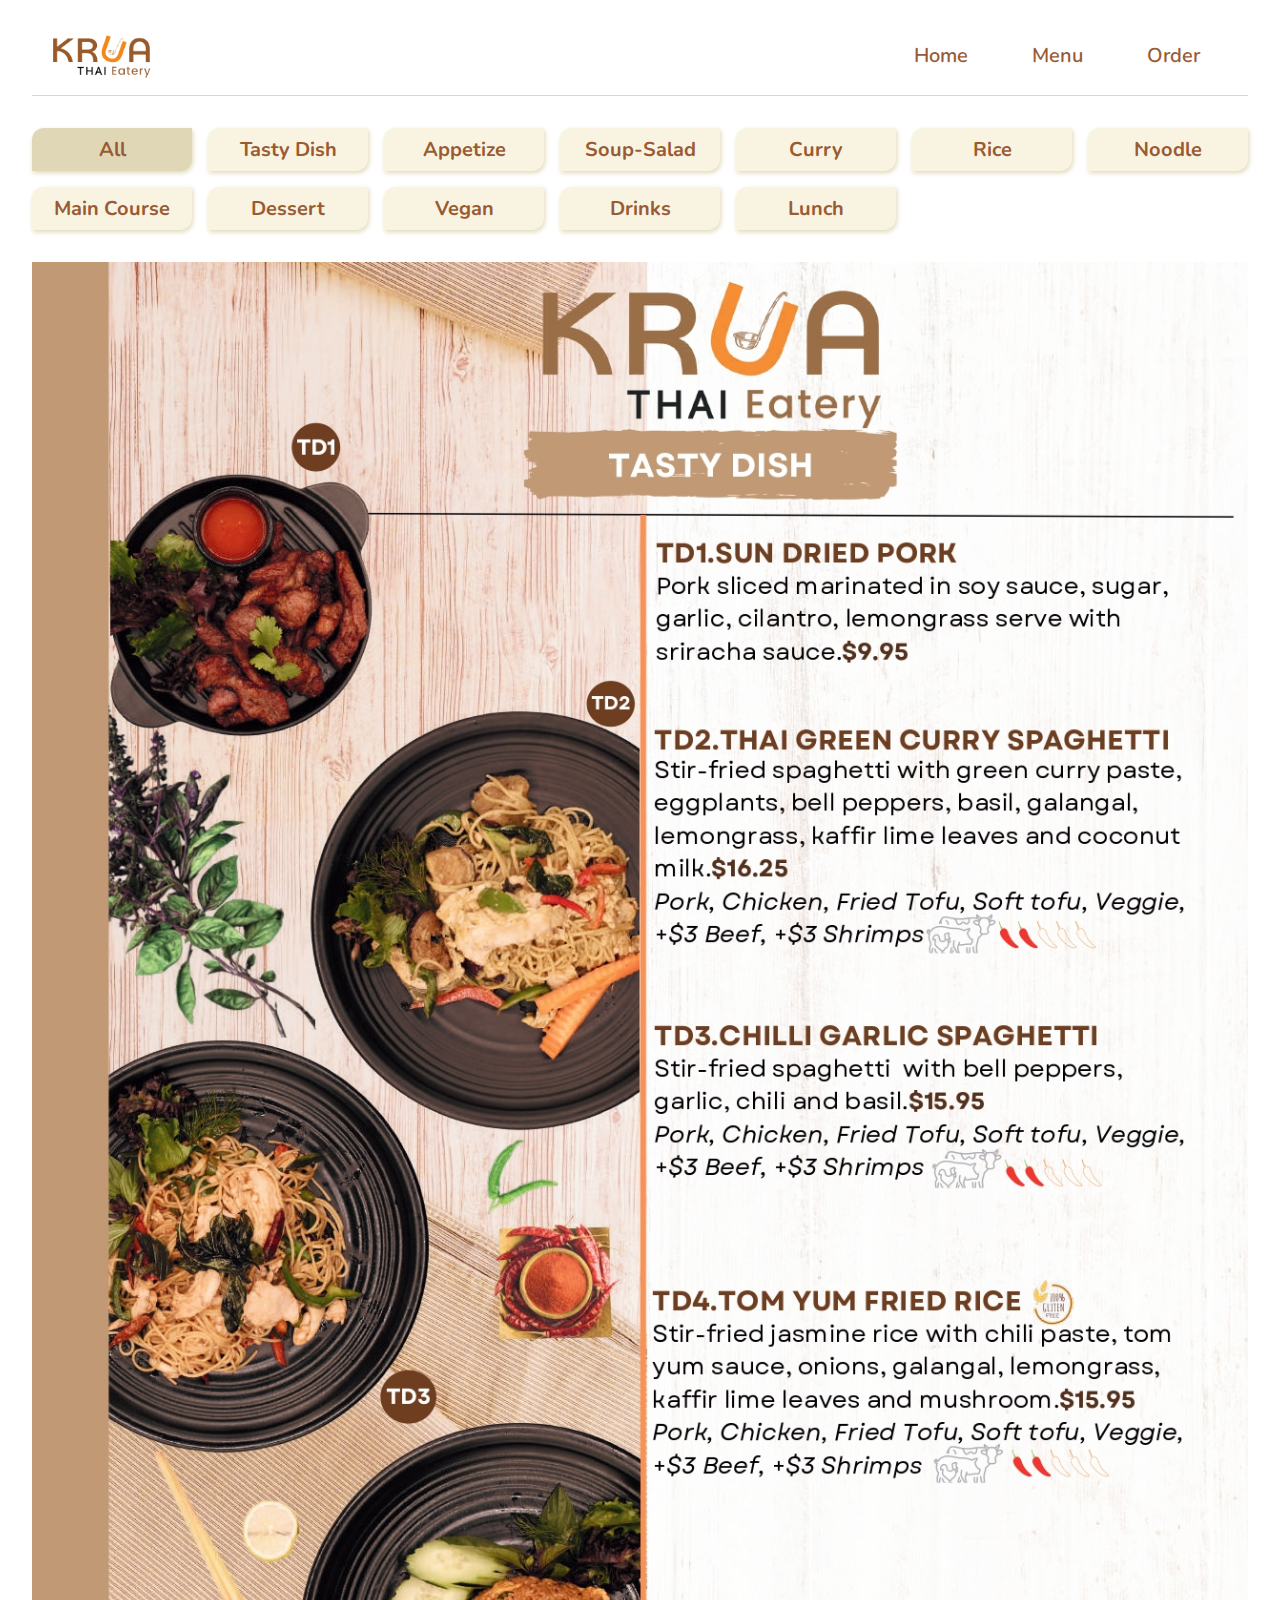
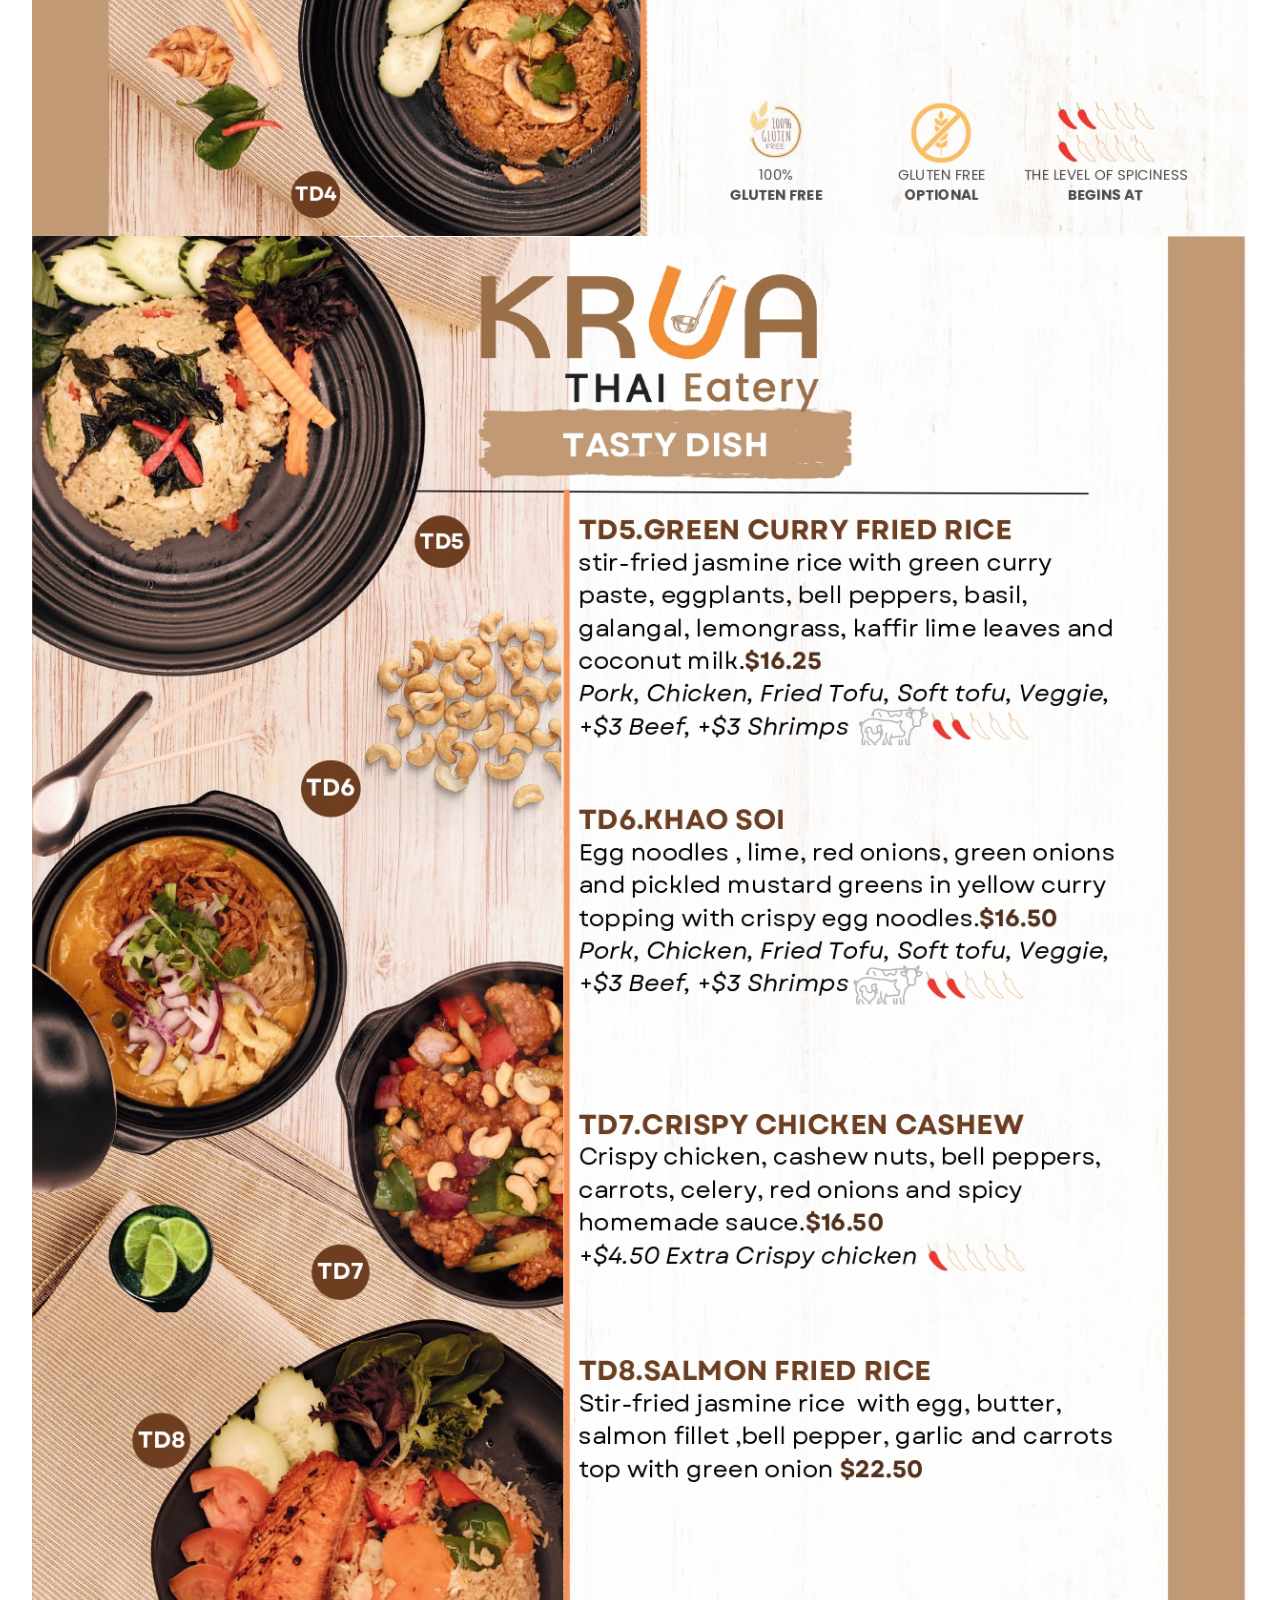
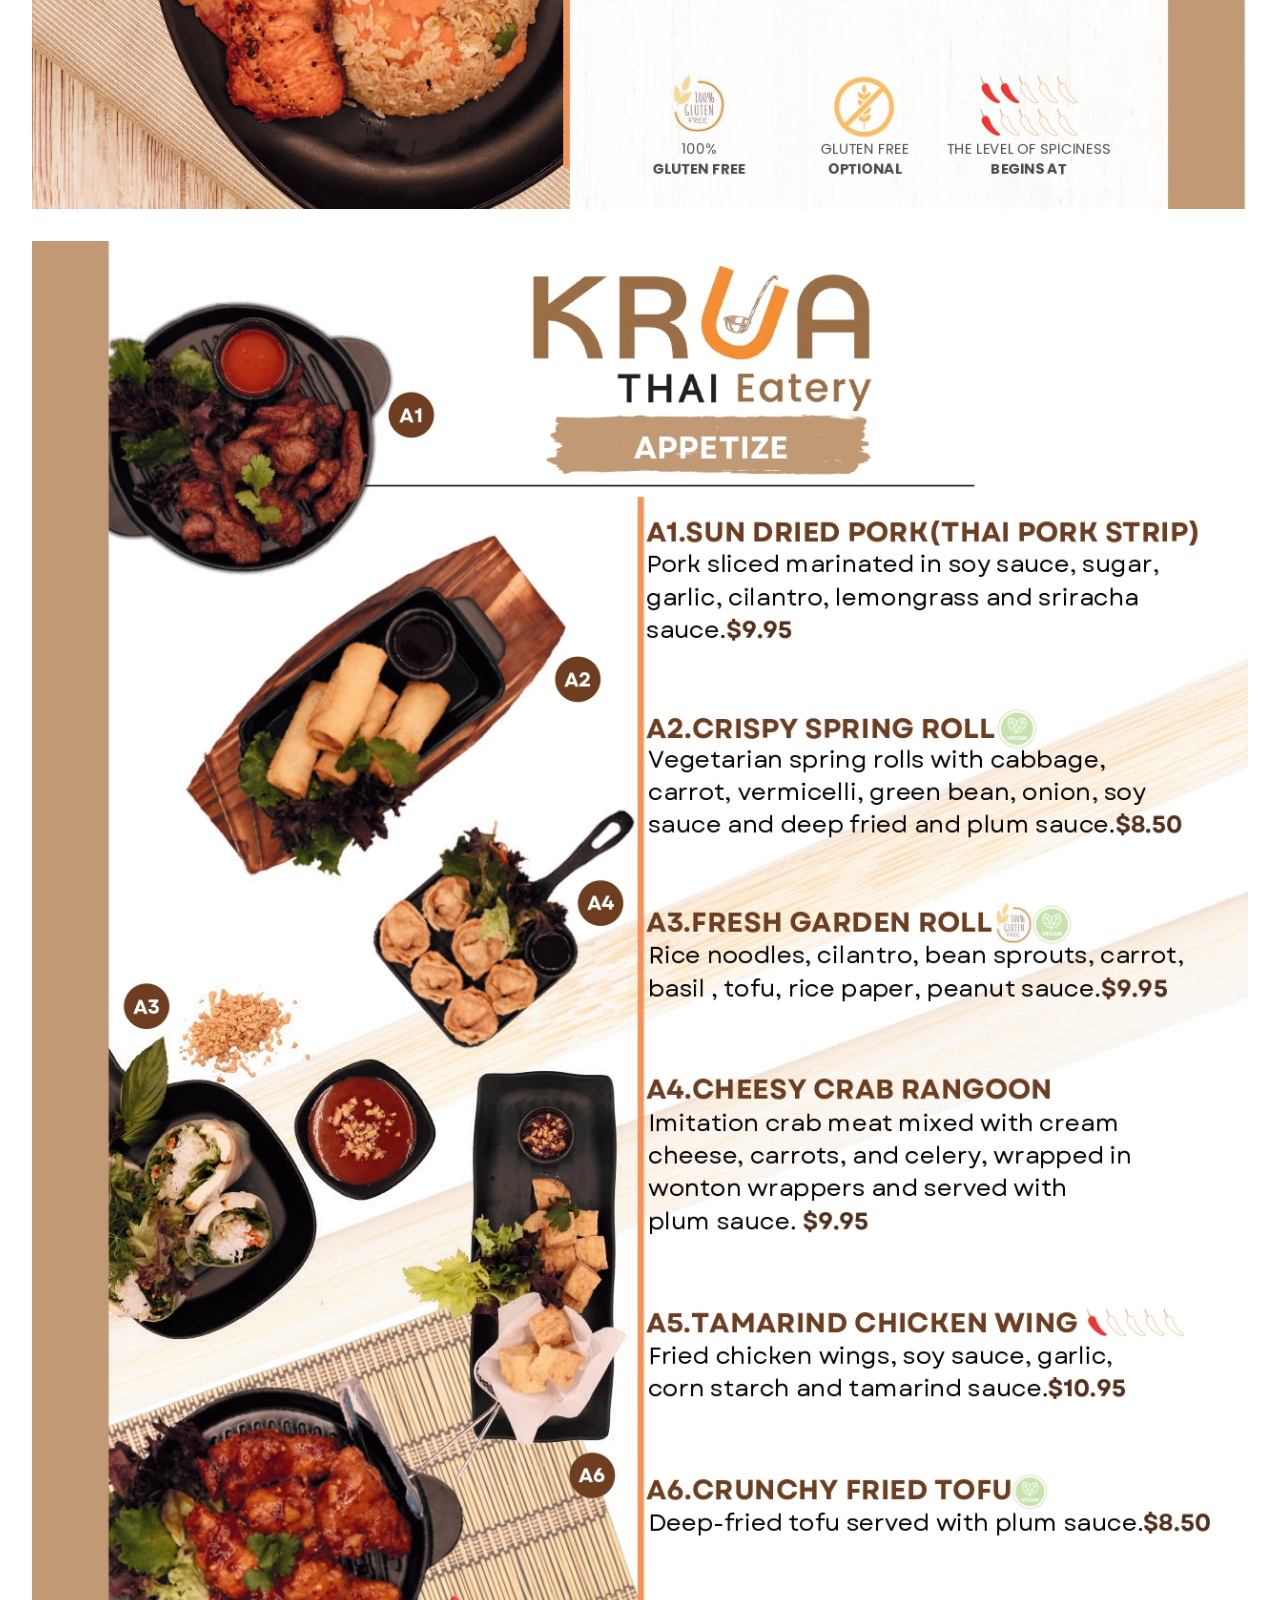
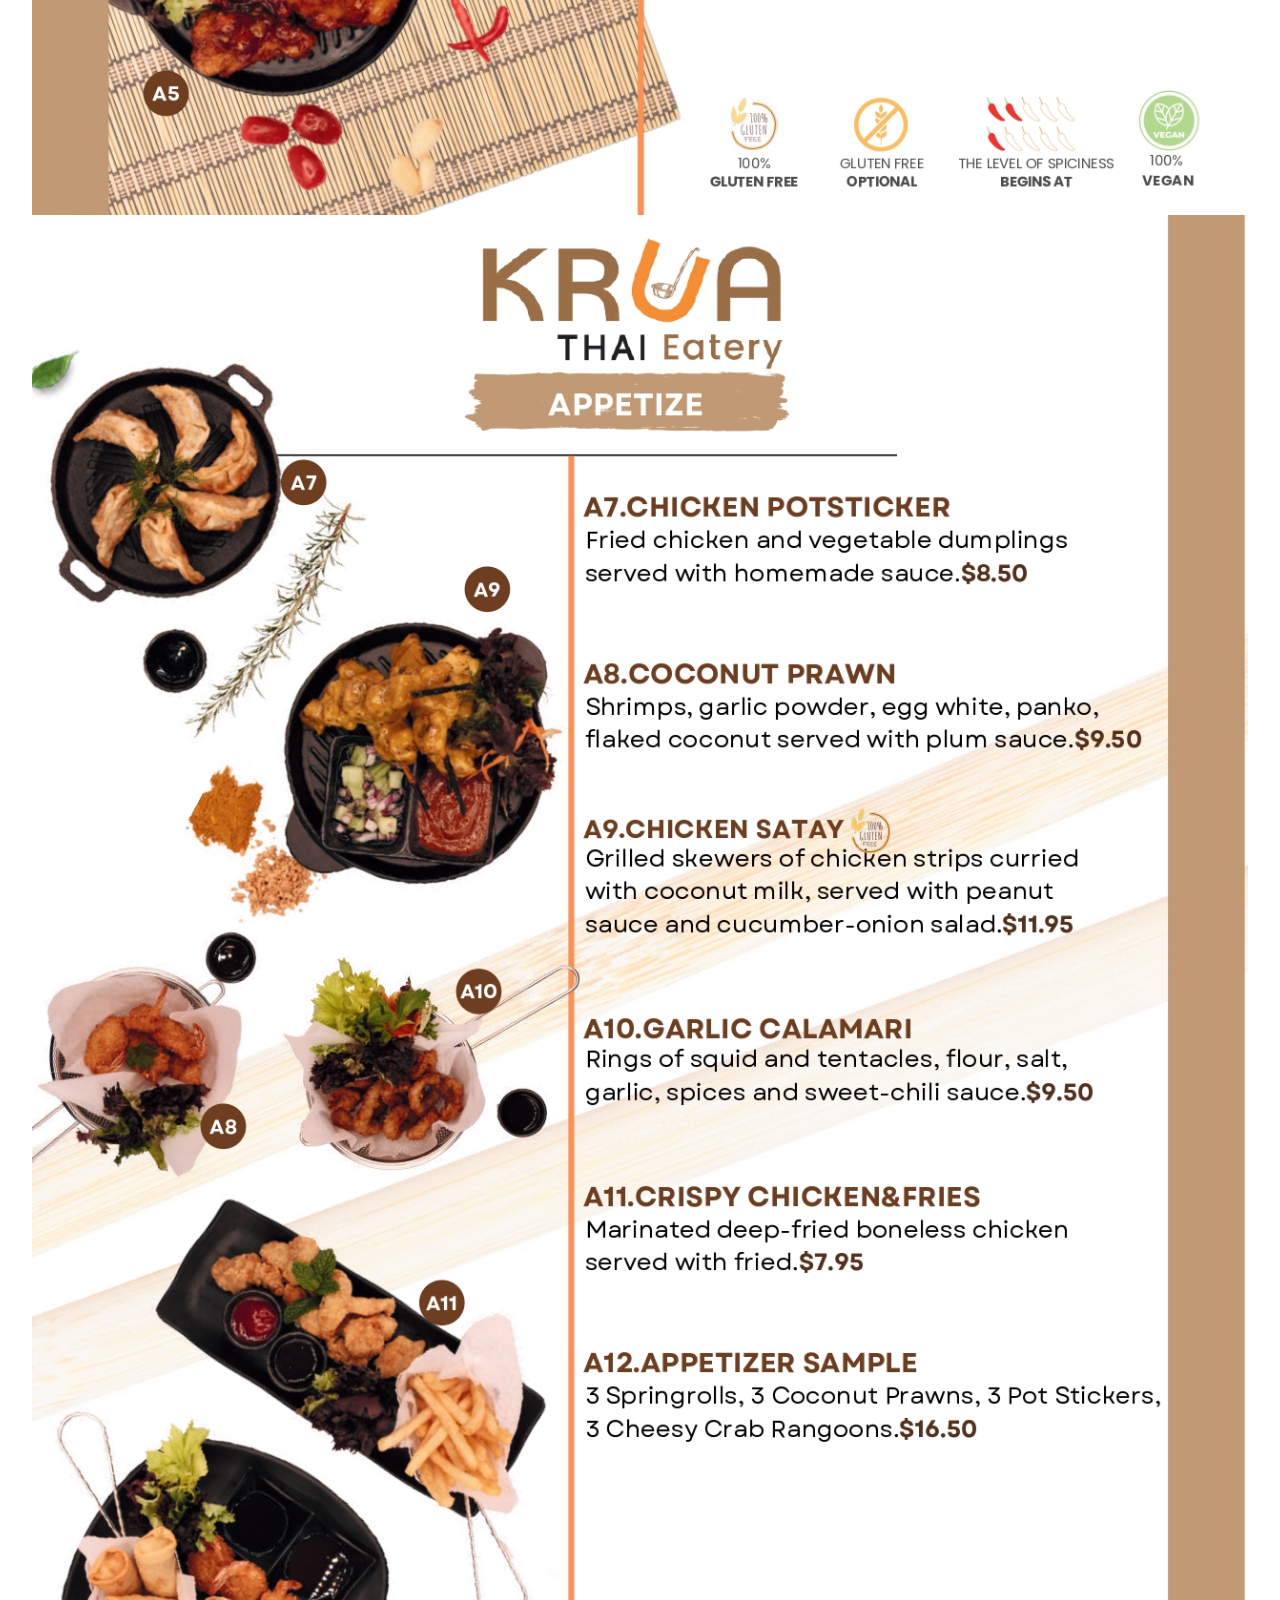
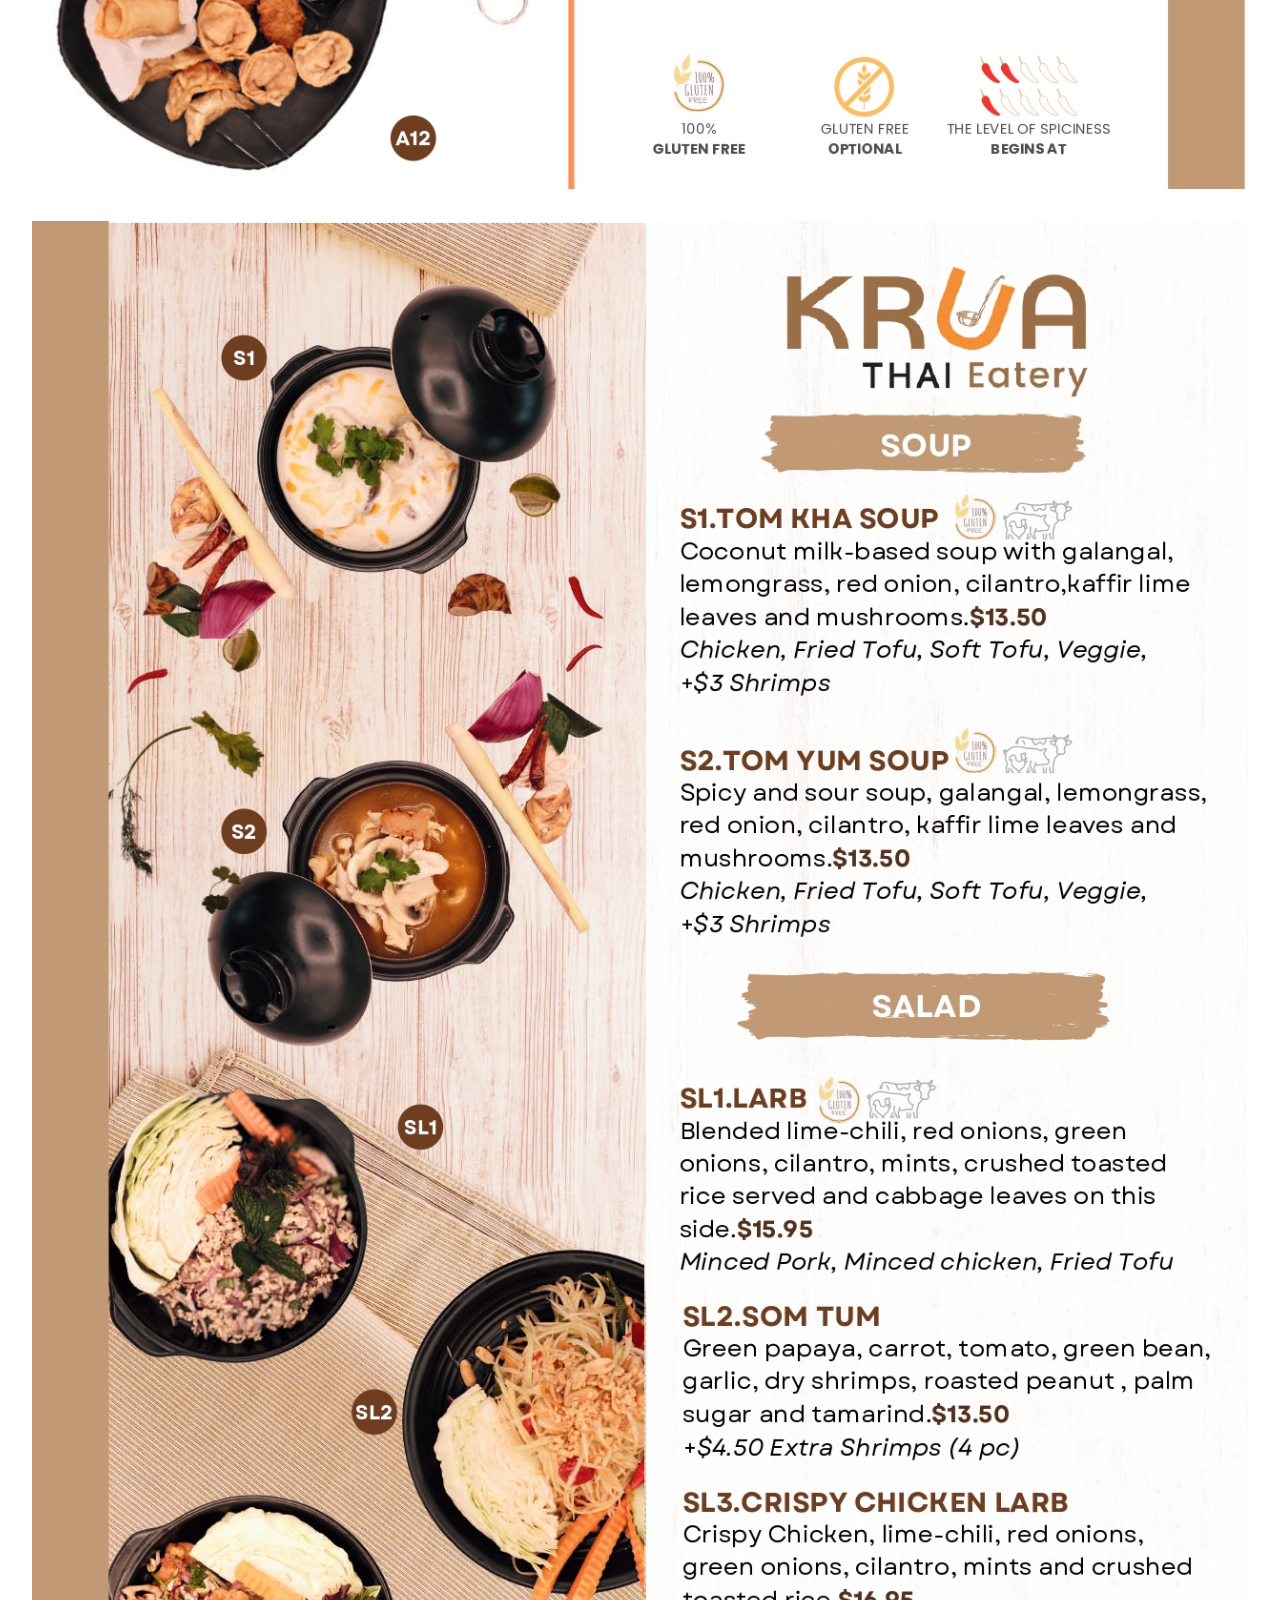
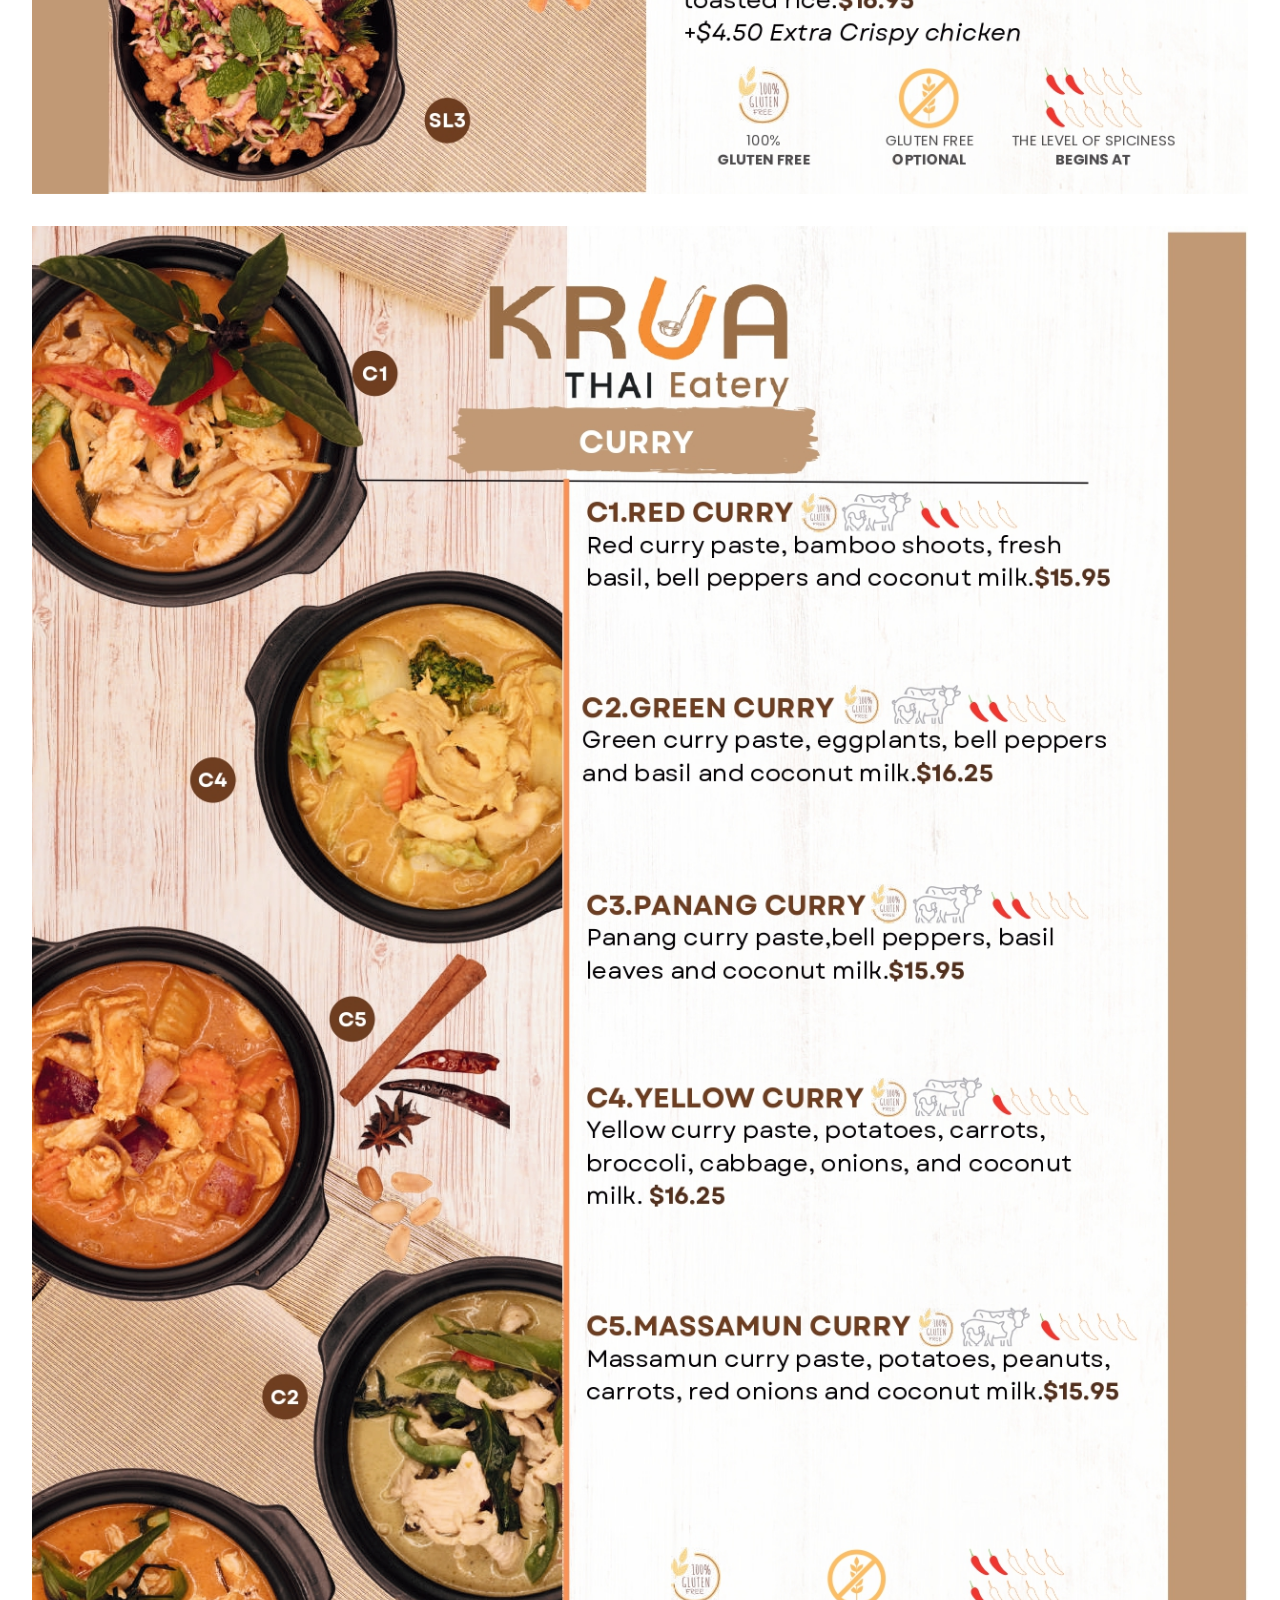
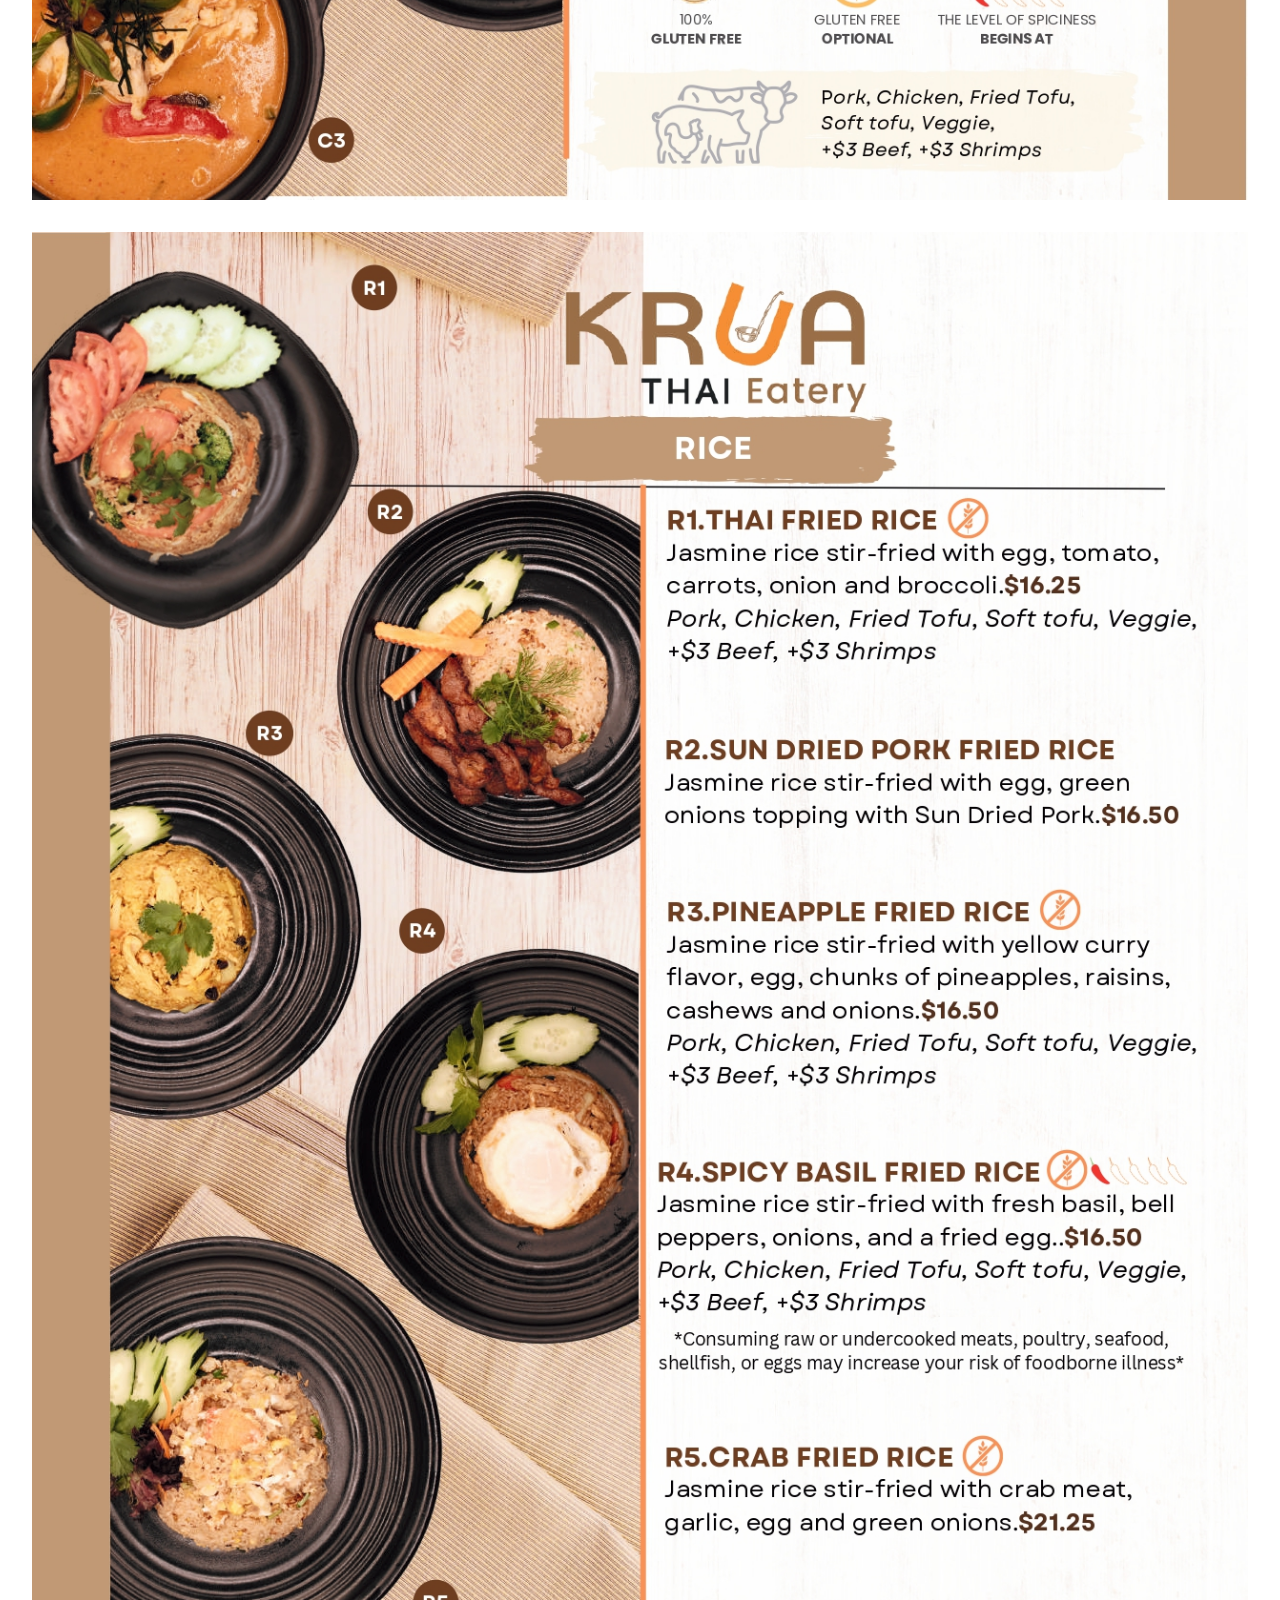
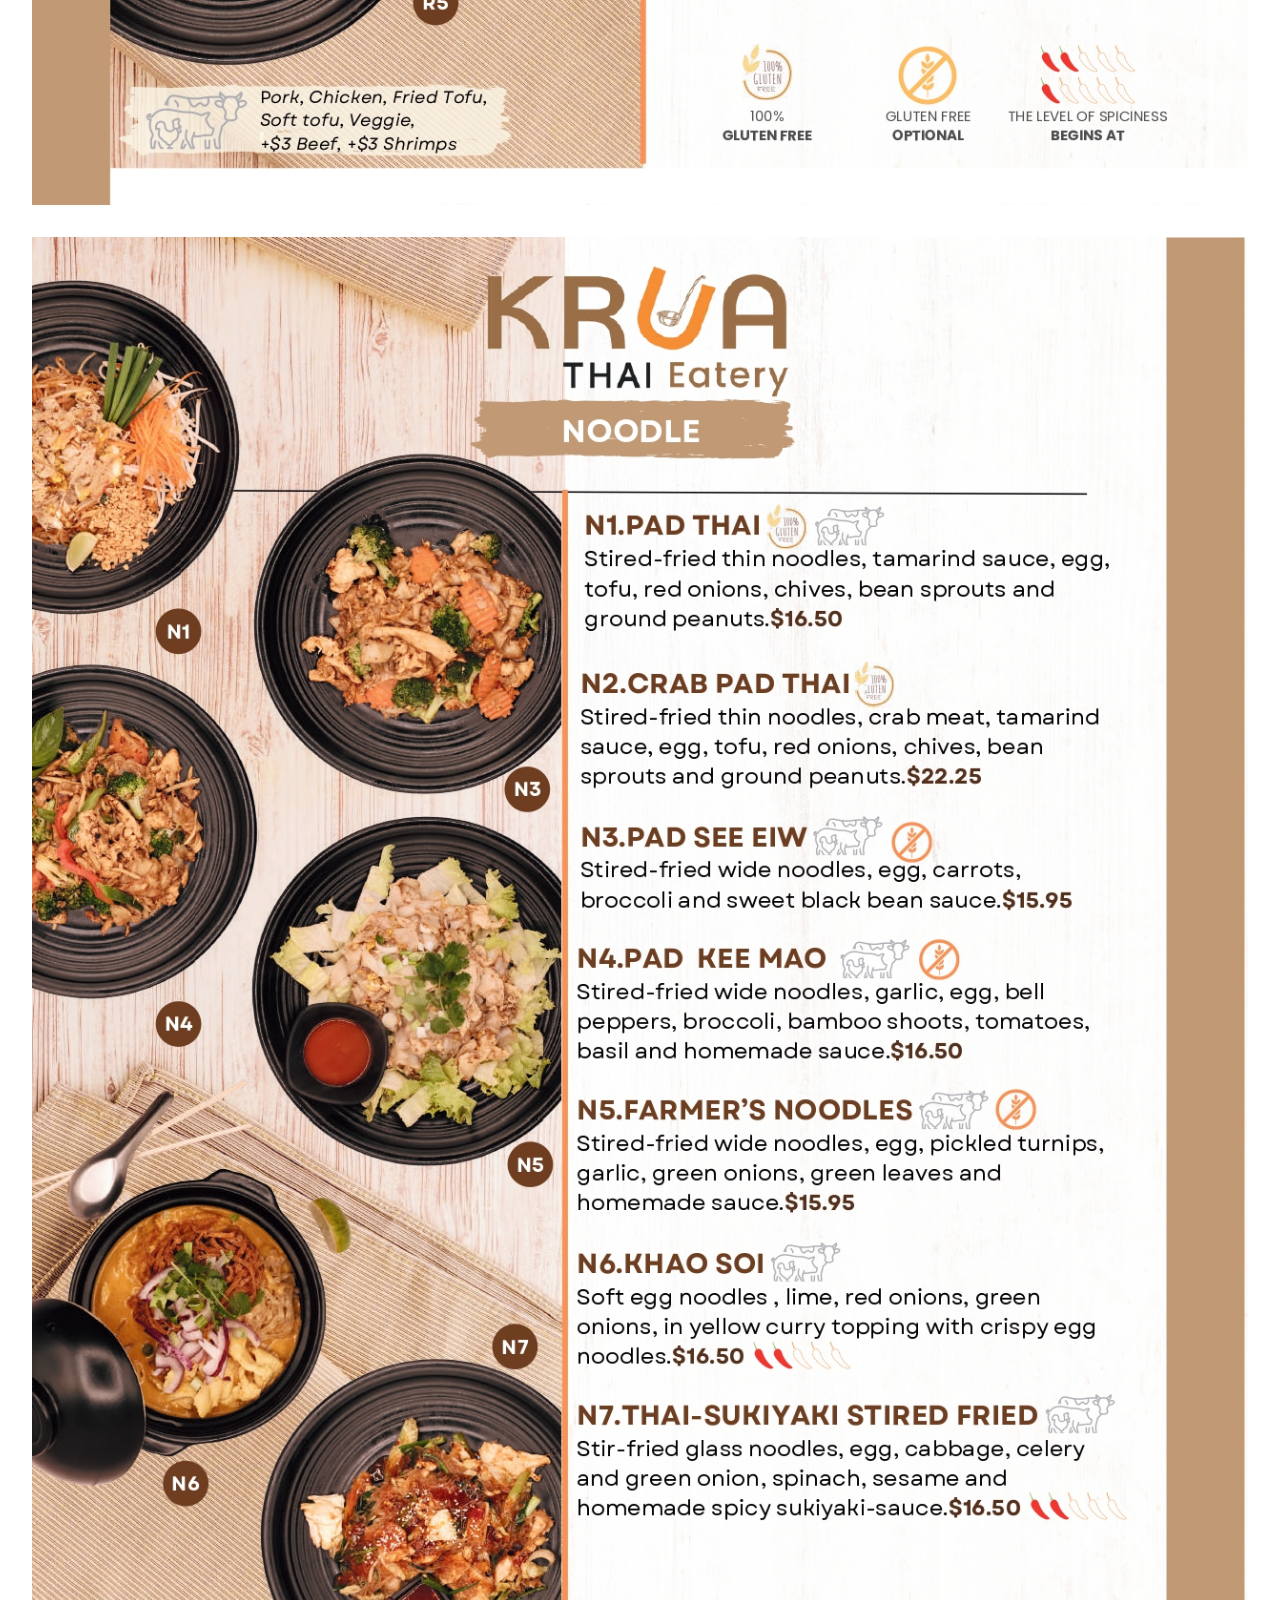
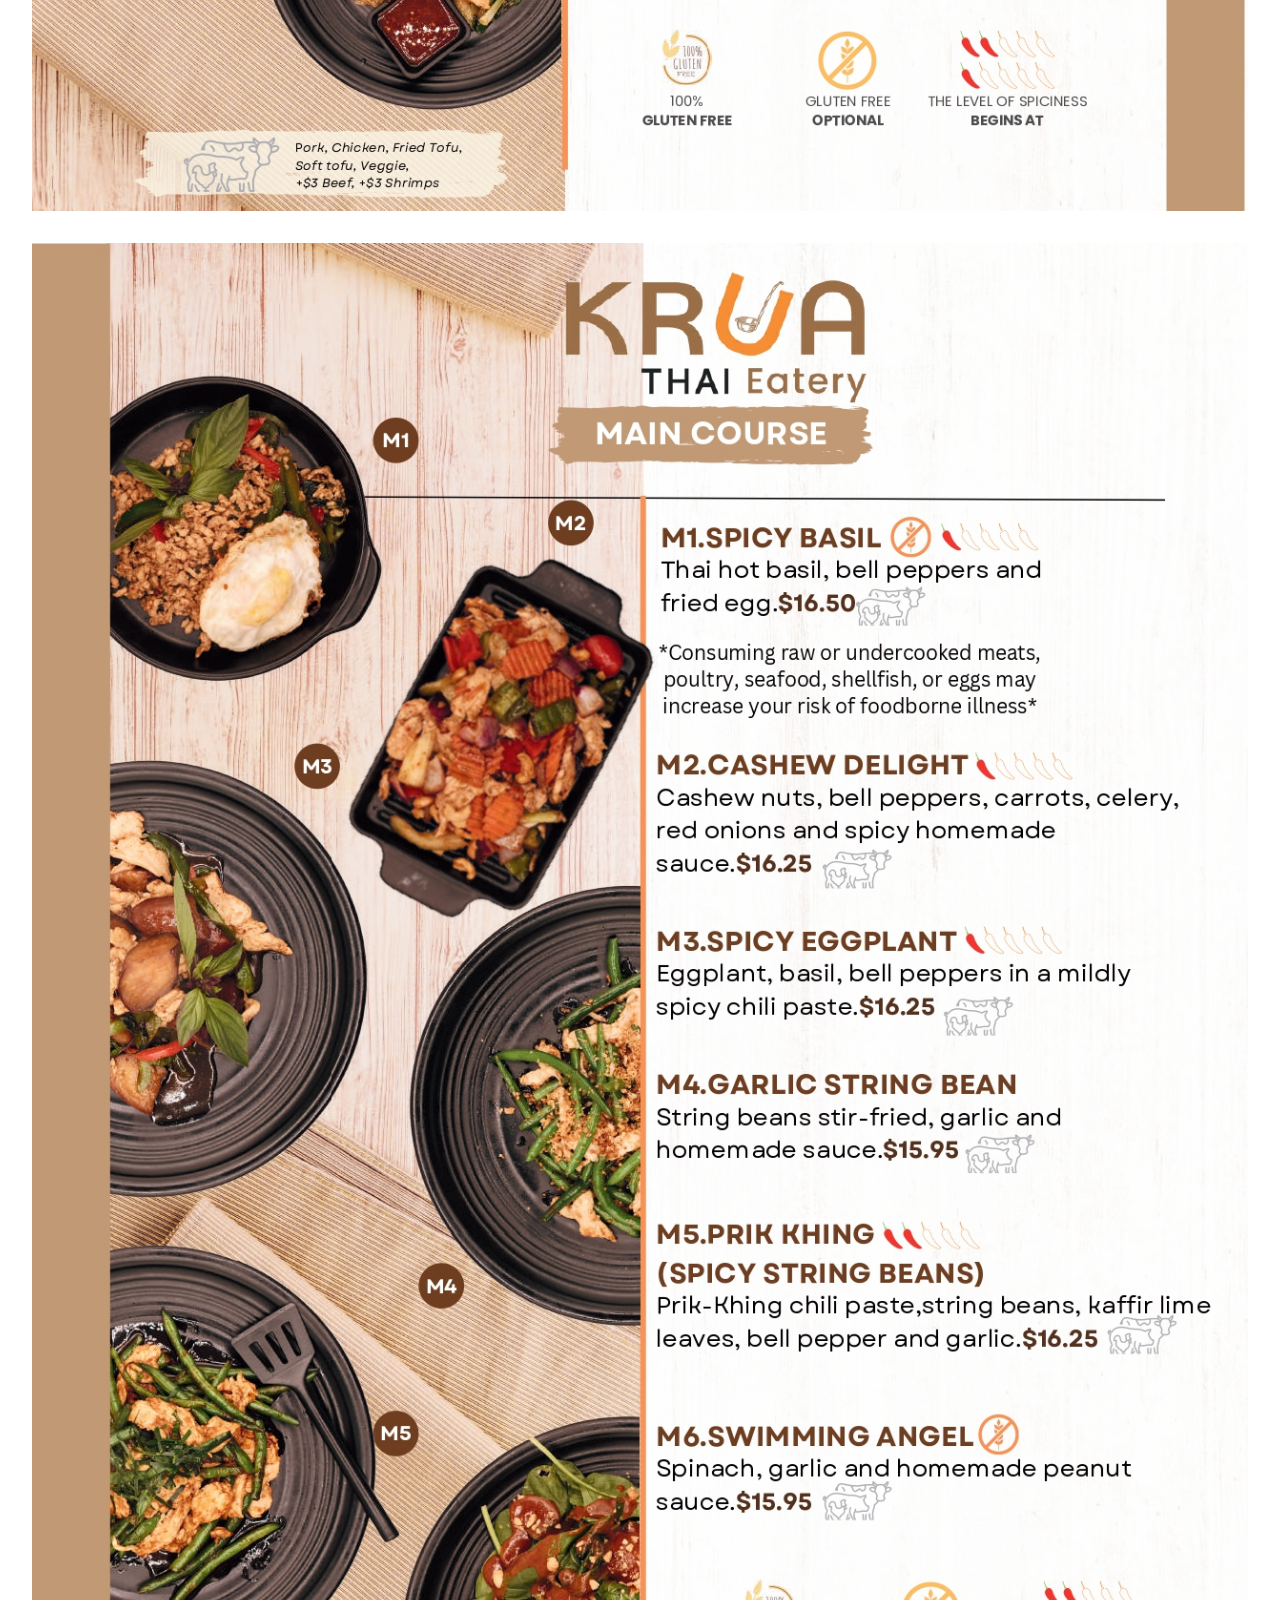
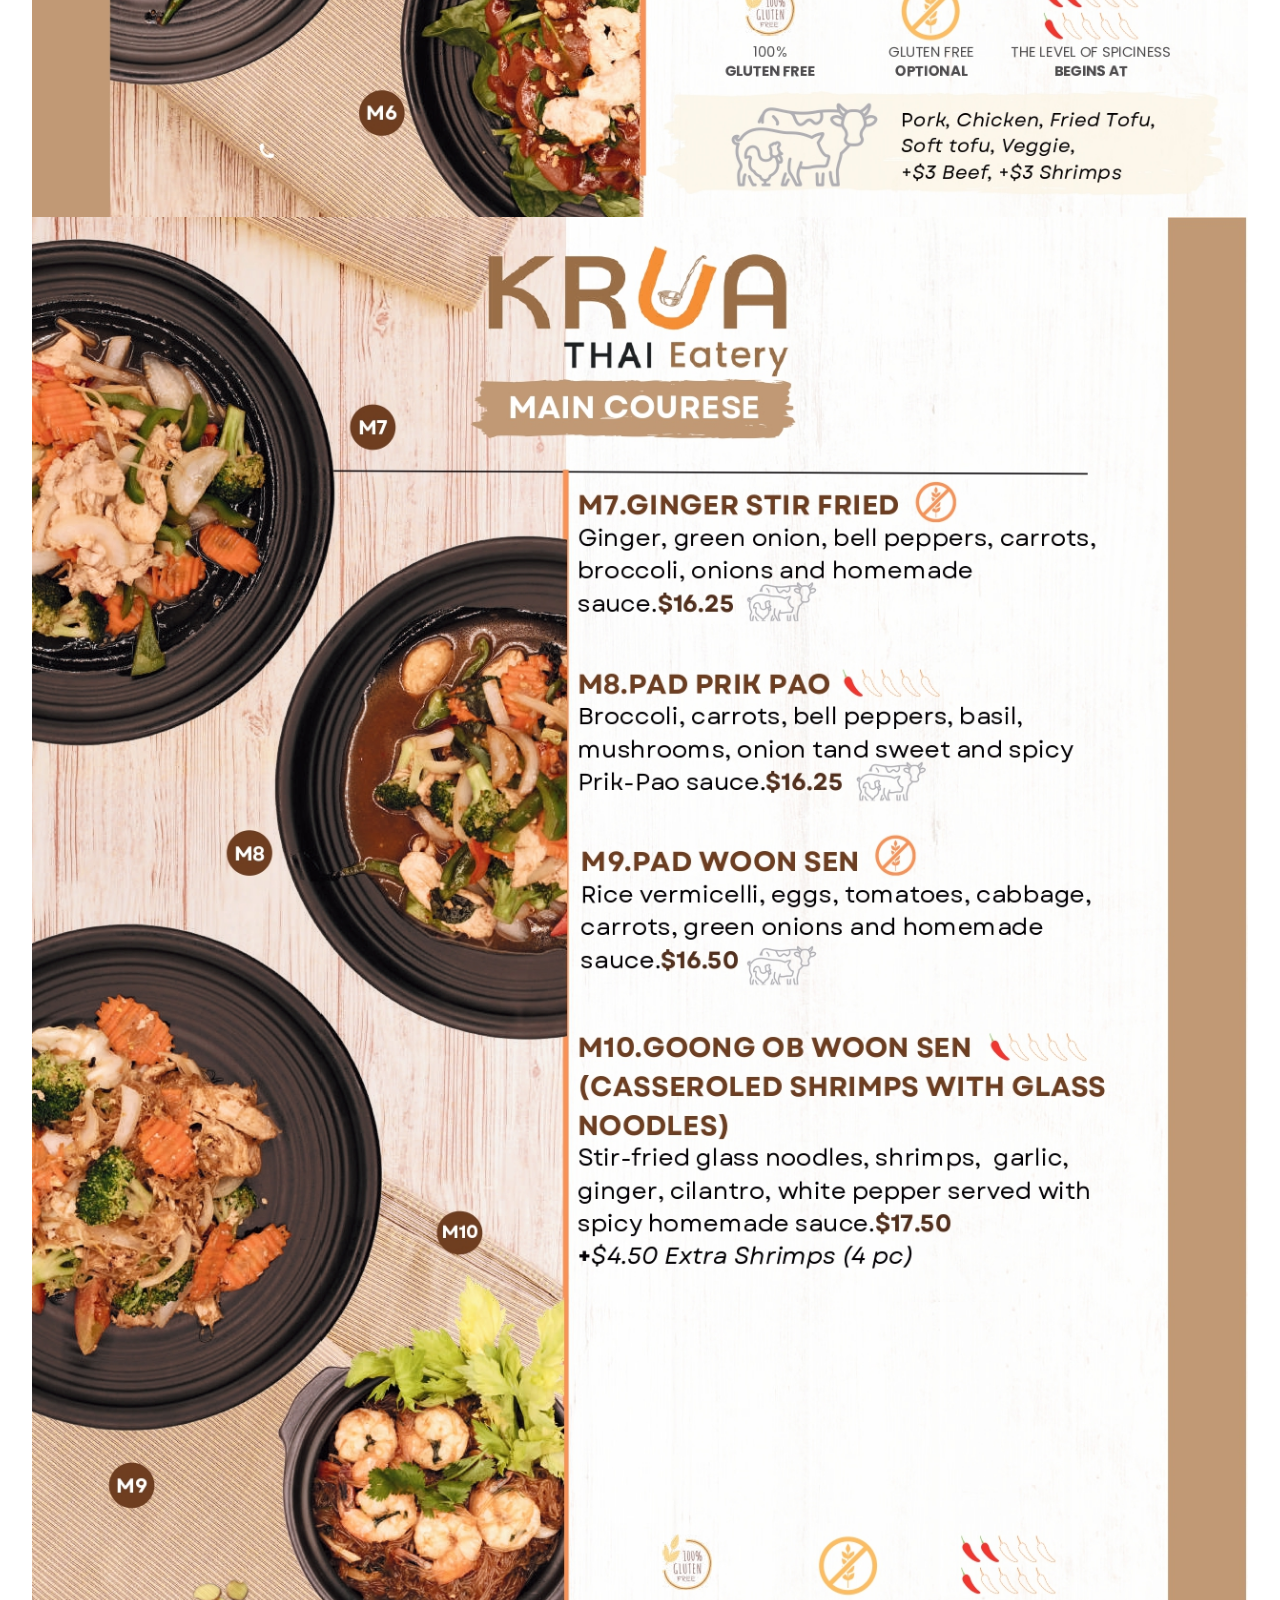
<file: menu.html>
<!DOCTYPE html>
<html lang="en">
<head>
    <meta charset="UTF-8">
    <meta name="viewport" content="width=device-width, initial-scale=1.0">
    <meta name="description" content="Located in Ravenna, Seattle since 2006, our Thai restaurant offers a wide range of Thai recipes and foods. 
    The best Thai foods such as Green Curry and Pad Thai including gluten-free foods are available for dine-in and pick-up. Krua Thai Eatery is now open everyday from day to night.">
    <link href="https://cdn.jsdelivr.net/npm/bootstrap@5.3.6/dist/css/bootstrap.min.css" rel="stylesheet" integrity="sha384-4Q6Gf2aSP4eDXB8Miphtr37CMZZQ5oXLH2yaXMJ2w8e2ZtHTl7GptT4jmndRuHDT" crossorigin="anonymous">
    <link rel="preconnect" href="https://fonts.googleapis.com">
    <link rel="preconnect" href="https://fonts.gstatic.com" crossorigin>
    <link href="https://fonts.googleapis.com/css2?family=Nunito:ital,wght@0,200..1000;1,200..1000&family=Poetsen+One&display=swap" rel="stylesheet">
    <link rel="stylesheet" href="https://fonts.googleapis.com/css2?family=Material+Symbols+Outlined:opsz,wght,FILL,GRAD@24,200,1,0" />
    <link rel="stylesheet" href="style.css">
    <link rel="stylesheet" href="menu.css">
    <link rel="icon" type="image/x-icon" href="asset/favicon.png">
    <title>Krua Thai Eatery - A Thai restaurant near you in Ravenna, Seattle</title>
</head>
<body>
 <nav>
  <img src="asset/kruathai_logo2.png">
  <ul class="nav-links1">
    <li><a href="index.html">Home</a></li>
    <li><a href="menu.html">Menu</a></li>
    <li><a href="#">Order</a></li>
  </ul>
  <ul class="nav-links2">
    <li><a href="index.html">Home</a></li>
    <li><a href="menu.html">Menu</a></li>
    <li><a href="#">Order</a></li>
  </ul>
 </nav>
 <span id="hamburger" class="material-symbols-outlined">menu</span>
 <span id="menuclose" class="material-symbols-outlined">close</span>

 <div class="menu-selection">
    <input type="button" id="btnAll" name="all" value="All" autofocus>
    <input type="button" name="tasty-dish" value="Tasty Dish">
    <input type="button" name="appetize" value="Appetize">
    <input type="button" name="soup-salad" value="Soup-Salad">
    <input type="button" name="curry" value="Curry">
    <input type="button" name="rice" value="Rice">
    <input type="button" name="noodle" value="Noodle">
    <input type="button" name="main-course" value="Main Course">
    <input type="button" name="dessert" value="Dessert">
    <input type="button" name="vegan" value="Vegan">
    <input type="button" name="drinks" value="Drinks">
    <input type="button" name="lunch" value="Lunch">
 </div>
 <section class="menu" id="tasty-dish">
 <img src="asset/new_menu_page-0002.jpg" alt="Krua Thai Eatery Thai Restaurant U District Ravenna Seattle">
 <img src="asset/new_menu_page-0003.jpg" alt="Krua Thai Eatery Thai Restaurant U District Ravenna Seattle">
 </section>

 <section class="menu" id="appetize">
<img src="asset/new_menu_page-0004.jpg" alt="Krua Thai Eatery Thai Restaurant U District Ravenna Seattle">
<img src="asset/new_menu_page-0005.jpg" alt="Krua Thai Eatery Thai Restaurant U District Ravenna Seattle">
 </section>

 <section class="menu" id="soup-salad">
<img src="asset/new_menu_page-0006.jpg" alt="Krua Thai Eatery Thai Restaurant U District Ravenna Seattle">
 </section>

 <section class="menu" id="curry">
    <img src="asset/new_menu_page-0007.jpg" alt="Krua Thai Eatery Thai Restaurant U District Ravenna Seattle">

 </section>

 <section class="menu" id="rice">
    <img src="asset/new_menu_page-0008.jpg" alt="Krua Thai Eatery Thai Restaurant U District Ravenna Seattle">

 </section>

 <section class="menu" id="noodle">
<img src="asset/new_menu_page-0009.jpg" alt="Krua Thai Eatery Thai Restaurant U District Ravenna Seattle">
 </section>

 <section class="menu" id="main-course">
    <img src="asset/new_menu_page-0010.jpg" alt="Krua Thai Eatery Thai Restaurant U District Ravenna Seattle">
    <img src="asset/new_menu_page-0011.jpg" alt="Krua Thai Eatery Thai Restaurant U District Ravenna Seattle">

 </section>

 <section class="menu" id="dessert">
    <img src="asset/new_menu_page-0012.jpg" alt="Krua Thai Eatery Thai Restaurant U District Ravenna Seattle">
 </section>

 <section class="menu" id="vegan">
    <img src="asset/new_menu_page-0013.jpg" alt="Krua Thai Eatery Thai Restaurant U District Ravenna Seattle">
 </section>

 <section class="menu" id="drinks">
    <img src="asset/new_menu_page-0014.jpg" alt="Krua Thai Eatery Thai Restaurant U District Ravenna Seattle">
 </section>

 <section class="menu" id="lunch">
    <img src="asset/new_menu_page-0015.jpg" alt="Krua Thai Eatery Thai Restaurant U District Ravenna Seattle">
 </section>
 <footer>
  <div class="footer-line"></div>
  <div class="footer-content">
    <p>KRUA THAI<span> EATERY</span></p>
    <p id="copyrights">2025 &copy All Rights Reserved</p>
    <div class="social-medias">
      <a href="https://www.tiktok.com/@kruathai_eatery?_t=ZS-8wP6QhmGwV8&_r=1" ><img src="asset/tik-tok.png" alt="Krua Thai Eatery TikTok"></a>
      <a href="https://www.instagram.com/kruathai_eatery?igsh=MWk0a25vb3MzeWttNQ=="><img src="asset/instagram.png" alt="Krua Thai Eatery Instagram"></a>
      <a href="https://www.facebook.com/share/1DEKJDEDoA/"><img src="asset/facebook.png" alt="Krua Thai Eatery Facebook"></a>
    </div>
  </div>
 </footer>

</body>
<script src="https://cdn.jsdelivr.net/npm/bootstrap@5.3.6/dist/js/bootstrap.min.js" integrity="sha384-RuyvpeZCxMJCqVUGFI0Do1mQrods/hhxYlcVfGPOfQtPJh0JCw12tUAZ/Mv10S7D" crossorigin="anonymous"></script>
<script src="main.js" defer></script>
</html>
</html>
</file>
<file: style.css>
*{
margin: 0;
padding: 0;
box-sizing: border-box;

/* fontset1 */
/* --fonth1: Russo One, sans-serif;
--fontothers:  Concert One, sans-serif; */
font-family: var(--fontothers);
font-weight: 400;
/* fontset2 */
--fonth1: Poetsen one, sans-serif;
--fontothers:  Nunito, sans-serif;


--mainbrown: #995b34;
--milkybrown:#e0d7b7;
--orange: #e88504;
--orangegrey:#f9f4e5;
--h1text: clamp(30px, 10vw, 60px); ;
--h2text: clamp(30px, 8vw, 34px);
--h3text: clamp(24px, 6vw, 34px);
--ptext: clamp(20px, 5vw, 26px);
--atext: clamp(18px, 5vw, 20px);
}
body{
max-width: 1920px;
margin: 0 auto;
scroll-behavior: smooth;
}

P{
    line-height: calc(var(--ptext) * 1.2);
}
nav{
    display: flex;
    position: relative;
    justify-content: space-between;
    align-items: center;
    width: calc(100% - 4rem);
    max-width: 1920px;
    height: 80px;
    padding: 2rem 1rem;
    margin: 1rem auto 0 auto;
    border-bottom: 1px solid var(--milkybrown);
    img{
        height: 3rem;
    }
    ul{
        display: flex;
        margin: 0;
        li{
            list-style: none;
            margin: 0 2rem;
            a{
              text-decoration: none;
              font-weight: 600;
            }
            
        }
    }
    .nav-links2{
        display: none;
    }
}
#hamburger{
    display: none;
}
#menuclose{
    display: none;
}
#flower-container{
        position: absolute;
        display: flex;
        width: calc(100% - 4rem);
        max-width: 1920px;
        justify-content: center;
        padding: 0;
        margin: 0 auto;
        top: 35px;
        z-index: -5;
        span{
            color: var(--mainbrown);
            font-size: 2rem;
        }
    }
.btn{
    width: fit-content;
    height: auto;
    padding: 0.5rem 1.2rem;
    background-color: var(--orange);
    border-radius: 0;
    border-top-left-radius: 12px;
    border-bottom-right-radius: 12px;
    margin-top: 1.5rem;
    
    cursor: pointer;
    a{
        color: white;
        text-decoration: none;
        font-size: var(--atext);
        font-weight: 600;
    }
}
.btn:hover{
    color: white;
    background-color: var(--milkybrown);
}
nav a{
text-decoration: none;
color: var(--mainbrown);
font-size: var(--ptext);
}
nav a:hover, nav a:focus{
    text-decoration: underline;
}

#hero{
display: grid;
min-height: calc(100vh  - 4rem);
grid-template-columns: 1fr 2fr;
padding: 2rem;
overflow: hidden;
    .hero-left{
        display: flex;
        flex-direction: column;
        justify-content: center;
        padding: 0 4rem;
        background-color: var(--orangegrey);
        h1{
        font-family: var(--fonth1);
        font-weight: 100;
        display: flex;
        width: 100%;
        text-align: left;
        color: var(--orange);
        font-size: var(--h1text);
        
        }
        h2{
        display: flex;
        width: 100%;
        color: var(--mainbrown);
        font-size: var(--h2text);
        margin-top: clamp(2rem, 30vw, 3rem);
        }
        .btn{
            margin-top: clamp(2rem, 30vw, 3rem);
        }
    }
    .hero-right{
        display: flex;
        background-image: url('/asset/gallery1.jpg');
        background-position: right;
        background-size: cover;
        border-top-right-radius: 10vw;
    }
}

#support-info{
display: grid;
min-height: 600px;
grid-template-columns: 2fr 1fr;
padding: 2rem;
overflow: hidden;
    .support-left{
        display: flex;
        background-image: url('/asset/gallery6.jpg');
        background-position: left;
        background-size: cover;
        border-bottom-left-radius: 10vw;
    }
    .support-right{
        display: flex;
        flex-direction: column;
        justify-content: center;
        padding: 4rem;
        background-color: var(--orangegrey);
        h3{
        font-size: var(--h3text);
        color: var(--mainbrown);
        margin-bottom: 0; 
        }
        p{
        color: var(--mainbrown);
        font-size: var(--ptext);
        margin-top: 2rem;
        }
    }
}

#recommended{
display: flex;
flex-direction: column;
justify-content: center;
padding: 2rem;
overflow: hidden;
    .hero-products{ 
        display: flex;
        flex-wrap: wrap;
        min-height: 550px;
        width: 100%;
        justify-content: center;
        gap: 2.5rem;
        padding: 2rem;
        border: 1px solid var(--milkybrown);
        border-bottom: 0;
        border-top-right-radius: 15vw;
        h3{
        display: flex;
        width: 100%;
        font-size: var(--h3text);
        color: var(--mainbrown);
        margin-bottom: 0; 
        }
        .hero-products-card{
        display: flex;
        position: relative;
        width:clamp(300px, 80vw, 600px);
        height: clamp(400px, 40vw, 600px);
        border-top-left-radius: 10vw;
        }
        #card1{
        background-image: url("/asset/hero_tom_yum_soup2.jpg");
        background-position: right;
        background-size: cover;
        }
        #card1::before{
        content:"Tom Yum Soup";
        display:flex;
        justify-content: center;
        align-items: center;
        height: 50px;
        width: clamp(300px, 80vw, 600px);
        background-color: var(--orangegrey);
        position: absolute;
        bottom: 0;
        left: 0;
        color: var(--mainbrown);
        font-size: var(--ptext);
        }
        #card2{
        background-image: url("/asset/hero_sun_dried_pork2.jpg");
        background-position: right;
        background-size: cover;
        }
        #card2::before{
        content:"Sun Dried Pork";
        display:flex;
        justify-content: center;
        align-items: center;
        height: 50px;
        width: clamp(300px, 80vw, 600px);
        background-color: var(--orangegrey);
        position: absolute;
        bottom: 0;
        left: 0;
        color: var(--mainbrown);
        font-size: var(--ptext);
        }
        #card3{
        background-image: url("/asset/hero_cheesy_crab_rangoon2.jpg");
        background-position: right;
        background-size: cover;
        }
        #card3::before{
        content:"Chessy Crab Rangoon";
        display:flex;
        justify-content: center;
        align-items: center;
        height: 50px;
        width: clamp(300px, 80vw, 600px);
        background-color: var(--orangegrey);
        position: absolute;
        bottom: 0;
        left: 0;
        color: var(--mainbrown);
        font-size: var(--ptext);
        }
        #card4{
        background-image: url("/asset/hero_mango_sticky_rice2.jpg");
        background-position: right;
        background-size: cover;
        }
        #card4::before{
        content:"Mango Sticky Rice (Seasonal)";
        display:flex;
        justify-content: center;
        align-items: center;
        height: 50px;
        width: clamp(300px, 80vw, 600px);
        background-color: var(--orangegrey);
        position: absolute;
        bottom: 0;
        left: 0;
        color: var(--mainbrown);
        font-size: var(--ptext);
        }
    }
    .btnHero{
        display: flex;
        width: 100%;
        justify-content: center;
        border: 1px solid var(--milkybrown);
        border-top:0;
        padding: 1rem 0 2rem 0;
    }
}

#testimonials{
display: grid;
min-height: 400px;
grid-template-columns: repeat(4, 1fr);
padding: 2rem;
overflow: hidden;
    .test-left{
        display: flex;
        justify-content: center;
        align-items: center;
        padding: 2rem;
        grid-column: 1/span 1;
        background-color: var(--orangegrey);
        border: 1px solid var(--milkybrown);
        border-right:0;
        border-top-left-radius: 10vw;
        h3{
        font-size: var(--h3text);
        color: var(--mainbrown);
        margin-bottom: 0; 
        }
    }
    .test-right{
        display: flex;
        flex-wrap: wrap;
        gap: 2rem;
        grid-column: 2/span 3;
        border: 1px solid var(--milkybrown);
        border-left:0;
        justify-content: center;
        padding: 3rem;
        .test-cards{
            display: flex;
            flex-direction: column;
            justify-content: flex-start;
            align-items: center;
            width: 100%;
            min-height: 200px;
            border: none;
            color: var(--mainbrown);
            padding: 2rem 3rem;
            border-radius: 15px;
            box-shadow: 1px 1px 5px var(--milkybrown);
            P{
                font-size: var(--ptext);
            }
            p:nth-of-type(2){
                margin-top: 2rem;
            }
            #star1, #star2, #star3, #star4, #star5, #star6{
                display: flex;
                color:var(--orange);
                margin-bottom: 2rem;
            }
         }
    }
}

#gallery{
    display: grid;
    width: 100%;
    min-height: 600px;
    grid-template-columns: 1fr;
    grid-template-rows: auto 1fr;
    padding: 2rem;
    grid-template-areas: "top"
                         "bottom";
    overflow: hidden;
    .gallery-top{
        display: flex;
        justify-content: center;
        align-items: center;
        grid-area: top;
        width: 100%;
        height: 80px;
        background-color: var(--orangegrey);
        border: 1px solid var(--milkybrown);
        border-bottom: 0;
        border-top-right-radius: 15vw;
        h3{
            color: var(--mainbrown);
            margin-bottom: 0; 
        }
    }
    .gallery-bottom{
        grid-area: bottom;
        display: grid;
        place-items: center;
        grid-template-columns: repeat(4, 1fr);
        gap: 2rem;
        border: 1px solid var(--milkybrown);
        border-top:0;
        padding: 2rem;
        .gallery-photo{
            display: flex;
            width: 100%;
            aspect-ratio: 1;
            object-fit: cover;
            cursor: pointer;
        }
    }
}
.modal-footer button{
    outline: none;
    border: none;
}

#contact{
display: grid;
min-height: 400px;
grid-template-columns: repeat(4, 1fr);
padding: 2rem;
overflow: hidden;
    .contact-left{
        display: flex;
        justify-content: center;
        align-items: flex-start;
        flex-wrap: wrap;
        padding: 3rem 1rem;
        grid-column: 1/span 3;
        border: 1px solid var(--milkybrown);
        border-top-left-radius: 10vw;
        border-right:0;
        .working-hours{
            display: flex;
            flex-direction: column;
            align-items: center;
            width: 50%;
            min-width: 300px;
            p{
                color: var(--mainbrown);
                font-size: var(--ptext);
            }
            #workinghours{
                text-decoration: underline;
            }
        }
        .phone-map{
            display: flex;
            flex-wrap: wrap;
            flex-direction: column;
            width: 50%;
            min-width: 300px;
            align-items: center;
             p{
                color: var(--mainbrown);
                font-size: var(--ptext);
                a{
                    text-decoration: none;
                    color: var(--mainbrown);
                }
            }
             #findus{
                text-decoration: underline;
            }
            .call-map-btn{
                display: flex;
                button{
                    margin: 1rem;
                }
            }
        }

    }
    .contact-right{
        display: flex;
        justify-content: center;
        align-items: center;
        grid-column: 4/span 1;
        background-color: var(--orangegrey);
        padding: 2rem;
        border: 1px solid var(--milkybrown);
        border-bottom-right-radius: 10vw;
        border-left: 0;
        h3{
        font-size: var(--h3text);
        color: var(--mainbrown)
        }
    }
}

footer{
    display: flex;
    width: 100%;
    max-width: 1920px;
    justify-content: center;
    flex-direction: column;
    padding: 2rem;
    overflow: hidden;
    .footer-line{
        display: none;
        width: 100%;
        border-bottom: 1px solid var(--milkybrown);
    }
    .footer-content{
        display: flex;
        flex-direction: column;
        align-items: center;
        width: 100%;
        height: 150px;
        padding: 1rem;
        p{
            color: var(--mainbrown);
            font-weight: 400;
            font-size: var(--ptext);
            margin:0;
            span{
                color: var(--orange);
                font-weight: 400;
                font-size: var(--ptext);
                margin:0;
            }
        }
        #copyrights{
            font-size: 12px;
        }
        .social-medias{
            display: flex;
            img{
                height: 30px;
                margin: 1rem 0.5rem;
            }
        }
    }
}


/* For Small Screen */
@media screen and (max-width: 578px){
    *{
        padding: 0;
        margin: 0;
    }
    nav{
        position: relative;
        display: flex;
        margin-top: 0;
        align-items: center;
        padding: 0 1rem;
        width: 100%;
        height: 60px;
        border: none;
        img{
            height: 2.5rem;
        }
        .nav-links1{
            display: none;
        }
        .nav-links2{ position: absolute;
            display: none;
            flex-direction: column;
            top: 70px;
            right:10px;
            animation: appear 0.7s ease-in-out;
            li{
                display: flex;
                justify-content: center;
                align-items: center;
                width: 150px;
                height: 60px;
                background-color: var(--mainbrown);
                outline: none;
                border: none;
            
                a{
                text-decoration: none;
                font-size: var(--atext);
                font-weight: 400;
                color: white;
                } 
            }
            li:hover, li:active{
                a{
                    color: var(--orange);
                    text-decoration: none;
                }
            }
            li:nth-of-type(1){
                border-top-left-radius: 5vw;
                border-bottom: 1px solid var(--milkybrown);
            }
              li:nth-of-type(2){
                border-bottom: 1px solid var(--milkybrown);
            }
              li:nth-of-type(3){
                border-bottom-right-radius: 5vw;
            }
        }
    }
   
    #hamburger{
        display: flex;
        font-size: 35px;
        font-weight: 600;
        position: absolute;
        top: 12px;
        right: 18px;
        color: var(--mainbrown);
        cursor: pointer;
    }
    #menuclose{
        display: none;
        font-size: 35px;
        font-weight: 600;
        position: absolute;
        top: 12px;
        right: 18px;
        color: var(--mainbrown);
        cursor: pointer;
    }

    #flower-container{ 
            display: none;
    }
    .btn{
        display: flex;
        width: fit-content;
        padding: 0.4rem 0.8rem;
        a{
            font-size: var(--atext);
        }
    }
    #hero, #support-info, #recommended, #testimonials, #gallery, #contact{
        padding: 0;
    }
    #hero{
        display: grid;
        grid-template-columns: 1fr;

        .hero-right{
            display: none;
        }
        .hero-left{
            display: flex;
            height: calc(100vh - 60px);
            align-items: center;
            justify-content: center;
            background-image: url("/asset/outside_directfront2.jpg");
            background-position: right;
            background-size: cover;
            box-shadow: inset 2000px 2000px rgba(249, 244, 229, 0.9);
            padding: 2rem;
            h1{
                font-size: var(--h1text);
                margin-top:0;
            }
            h2{
                font-size: var(--h2text);
            }
        }
    }
    #support-info{
        display: grid;
        grid-template-columns: 1fr;
        padding: 2rem  0 2rem 0;
        .support-left{
            display: flex;
            min-height: 300px;
            border-radius: 0;
        }
        .support-right{
            border-bottom-left-radius: 15vw;
            h3{
                font-size: var(--h3text);
            }
            p{
                font-size: var(--ptext);
            }
        }
    }
    #recommended{
        display: flex;
        margin: 0.5rem;
        .hero-products{
            padding: 1rem;
            h3{
                font-size: var(--h3text);
            }
            #card1::before, #card2::before, #card3::before, #card4::before{
                font-size: var(--ptext);
            }
        }
        .btn{
                margin: 1.5rem 0 2rem 0;
        }
    }
    #testimonials{
        display: grid;
        margin: 2rem 0.5rem 0 0.5rem;
        grid-template-columns: 1fr;
        grid-template-rows: 80px auto;
        grid-auto-rows: auto;
        grid-template-areas: "top"
                             "bottom";
        border: 1px solid var(--milkybrown);
        border-top-left-radius: 12vw;
        overflow: hidden;
        .test-left{
            padding: 0;
            display: flex;
            grid-area: top;
            height: 80px;
            border: none;
            h3{
                font-size: var(--h3text);
            }
        }
         .test-right{
            padding: 2rem 1rem;
            display: flex;
            align-content: flex-start;
            justify-content: center;
            gap: 1rem;
            grid-area: bottom;
            border: none;
            .test-cards{
                display: flex;
                max-width: 100%;
                padding: 1rem;
                p{
                    font-size: var(--ptext);
                }
                
            }
        }
    }
    #gallery{
        display: grid;
        width: calc(100% - 1rem);
        grid-template-columns: 1fr;
        margin: 2rem 0.5rem 0 0.5rem;
        .gallery-top{
            h3{
                font-size: var(--h3text);
            }
        }
        .gallery-bottom{
            display: grid;
            place-items: center;
            grid-template-columns: 1fr;
            gap: 1rem;
            .gallery-photo{
                max-width: 300px;
            }
        }
    }
    #contact{
        display: grid;
        margin: 2rem 0.5rem 0 0.5rem;
        grid-template-columns: 1fr;
        grid-template-areas: "right"
                             "left";
        border: 1px solid var(--milkybrown);
        border-top-left-radius: 10vw;
        border-top-right-radius: 10vw;
        overflow: hidden;
        .contact-left{
            grid-area: left;
            border: none;
            border-top-left-radius: 0;
            padding: 0;
            padding-top: 2rem;
            .working-hours{
                p{
                    font-size: var(--ptext);
                }
            }
            .phone-map{
                padding-top: 2rem;
                p{
                    font-size: var(--ptext);
                }
            }

        }
        .contact-right{
            grid-area: right;
            height: 60px;
            border: none;
            border-top-left-radius: 10vw;
            border-top-right-radius: 10vw;
            border-bottom-right-radius: 0;
            h3{
                font-size: var(--h3text);
                margin-bottom: 0;
            }
        }
    }
    footer{
        width: 100%;
        padding: 0;
        padding: 1rem 0;
        .footer-line{
            display: none;
        }
        .footer-content{
            width: 100%;
            p{
            color: var(--mainbrown);
            font-weight: 600;
            font-size: var(--ptext);
            span{
                color: var(--orange);
                font-weight: 600;
                font-size: var(--ptext);
            }
        }
        .social-medias{
            display: flex;
            img{
                height: 25px;
                margin: 1rem 0.5rem;
            }
        }
        }
    }
}


/* For Medium Screen */
@media screen and (min-width: 579px) and (max-width: 1024px){
 *{
        padding: 0;
        margin: 0;
        box-sizing: border-box;
    }
    nav{
        display: flex;
        margin-top: 0;
        align-items: center;
        padding: 0 2rem;
        width: 100%;
        height: 60px;
        border: none;
        margin: 0;
        img{
            height: 2.5rem;
        }
        .nav-links1{
            display: flex;
            padding: 0;
            li a{
                font-size: var(--atext);

            }
        }
        .nav-links2{
            display: none;
        }
    }
    #hamburger{
        display: none;
    }
    #flower-container{ 
            display: none;
    }
    .btn{
        display: flex;
        width: fit-content;
        padding: 0.4rem 0.8rem;
        a{
            font-size: var(--atext);
        }
    }
    #hero{
        display: grid;
        min-height: 600px;
        grid-template-columns: 1fr;
        padding: 0 2rem;
        .hero-right{
            display: none;
        }
        .hero-left{
            padding: 0;
            margin: 0;
            display: flex;
            align-items: center;
            justify-content: center;
            background-image: url("/asset/outside_directfront2.jpg");
            background-position: right;
            background-size: cover;
            box-shadow: inset 2000px 2000px rgba(249, 244, 229, 0.9);
            h1{
                display: flex;
                font-size: var(--h1text);
                margin-top:0;
                padding: 0 4rem;
            }
            h2{
                display: flex;
                font-size: var(--h2text);
                padding: 0 4rem;
            }
        }
    }
    #support-info{
        display: grid;
        grid-template-columns: 1fr;
        padding: 2rem;
        .support-left{
            display: flex;
            min-height: 300px;
            border-radius: 0;
        }
        .support-right{
            border-bottom-left-radius: 15vw;
            h3{
                font-size: var(--h3text);
            }
            p{
               font-size: var(--ptext);
            }
        }
    }
    #recommended{
        display: flex;
        margin: 0 2rem;
        padding:0;
        .hero-products{
            padding: 1rem;
            h3{
                font-size: var(--h3text);
            }
            #card1::before, #card2::before, #card3::before, #card4::before{
                font-size: var(--ptext);
            }
        }
        .btn{
                margin: 1.5rem 0 0 0;
        }
    }
    #testimonials{
        display: grid;
        margin: 2rem 2rem 0 2rem;
        padding: 0;
        grid-template-columns: 1fr;
        grid-template-rows: 80px min-content;
        grid-template-areas: "top"
                             "bottom";
        border: 1px solid var(--milkybrown);
        border-top-left-radius: 10vw;
        min-height: 400px;
        overflow: hidden;
        .test-left{
            display: flex;
            grid-area: top;
            height: 80px;
            border: none;
            h3{
                font-size: var(--h3text);
            }
        }
         .test-right{
            padding: 2rem;
            display: flex;
            gap: 1rem;
            grid-area: bottom;
            align-items: center;
            border: none;
        }
    }
    #gallery{
        display: grid;
        width: calc(100% - 1rem);
        grid-template-columns: 1fr;
        margin: 0 0.5rem 0 0.5rem;
        overflow: hidden;
        .gallery-top{
            h3{
                font-size: var(--h3text);
            }
        }
        .gallery-bottom{
            display: grid;
            place-items: center;
            grid-template-columns: repeat(3, 1fr);
            gap: 2rem;
            .gallery-photo{
                width: 100%;
            }
        }
    }
    #contact{
        display: grid;
        margin: 0 2rem;
        padding:0;
        grid-template-columns: 1fr;
        grid-template-areas: "right"
                             "left";
        border: 1px solid var(--milkybrown);
        border-top-left-radius: 10vw;
        border-top-right-radius: 10vw;
        overflow: hidden;
        .contact-left{
            grid-area: left;
            border-top-left-radius: 0;
            padding: 0;
            padding-top: 2rem;
            border: none;
            .working-hours{
                p{
                    font-size: var(--ptext);
                }
            }
            .phone-map{
                p{
                    font-size: var(--ptext);
                }
            }

        }
        .contact-right{
            grid-area: right;
            padding:0;
            width: 100%;
            height: 60px;
            border-radius:0;
            border: none;
            h3{
                font-size: var(--h3text);
                margin-bottom: 0;
            }
        }
    }
    footer{
        width: 100%;
        padding-top: 0;
        .footer-line{
            display: none;
        }
        .footer-content{
            width: 100%;

        }
    }
}
</file>
<file: menu.css>
*{
margin: 0;
padding: 0;
box-sizing: border-box;

/* fontset1 */
/* --fonth1: Russo One, sans-serif;
--fontothers:  Concert One, sans-serif; */
font-family: var(--fontothers);
font-weight: 500;
/* fontset2 */
--fonth1: Cal Sans, sans-serif;
--fontothers:  Nunito, sans-serif;


--mainbrown: #995b34;
--milkybrown:#e0d7b7;
--orange: #ff9811;
--orangegrey:#f9f4e1;
--h1text: clamp(38px, 10vw, 44px);
--h2text: clamp(30px, 8vw, 32px);
--h3text: clamp(24px, 6vw, 28px);
--ptext: clamp(18px, 5vw, 20px);
--atext: clamp(18px, 5vw, 20px);
scroll-behavior: smooth;

}
body{
max-width: 1920px;
margin: 0 auto;
scroll-behavior: smooth;
}
.menu-selection{
    margin: 2rem auto;
    display: grid;
    place-items:center;
    grid-template-columns: repeat(auto-fill, minmax(140px, 1fr));
    gap: 1rem;
    padding:0 2rem;
    input[type=button]{
        outline: none;
        border: none;
        padding: 0.5rem 0;
        border-top-left-radius: 12px;
        border-bottom-right-radius: 12px;
        background-color: var(--orangegrey);
        box-shadow: 1px 2px 5px var(--milkybrown);
        color: var(--mainbrown);
        font-size: var(--atext);
        font-weight: bold;
        min-width: 140px;
        width:100%;
    }
    input[type=button]:hover, input[type=button]:focus{
        background-color: var(--milkybrown);
    }
}
.menu{
    display: flex;
    flex-direction: column;
    width: 100%;
    padding: 0 2rem 2rem 2rem;
    justify-content: center;
    animation: appear 0.5s ease;
    
    img{
        width: 100%;
    }
}

@keyframes appear{
    from{opacity: 0.5}
    to{opacity: 1}
}
@media screen and (max-width: 578px){

.menu-selection{
    padding: 0 1rem;
    gap: 0.5rem;
}
.menu{
    padding: 0 1rem 1rem 1rem;
}
}

@media screen and (min-width: 579px) and (max-width: 1024px){
#hamburger, #menuclose {
    display: none;
}
}
</file>
